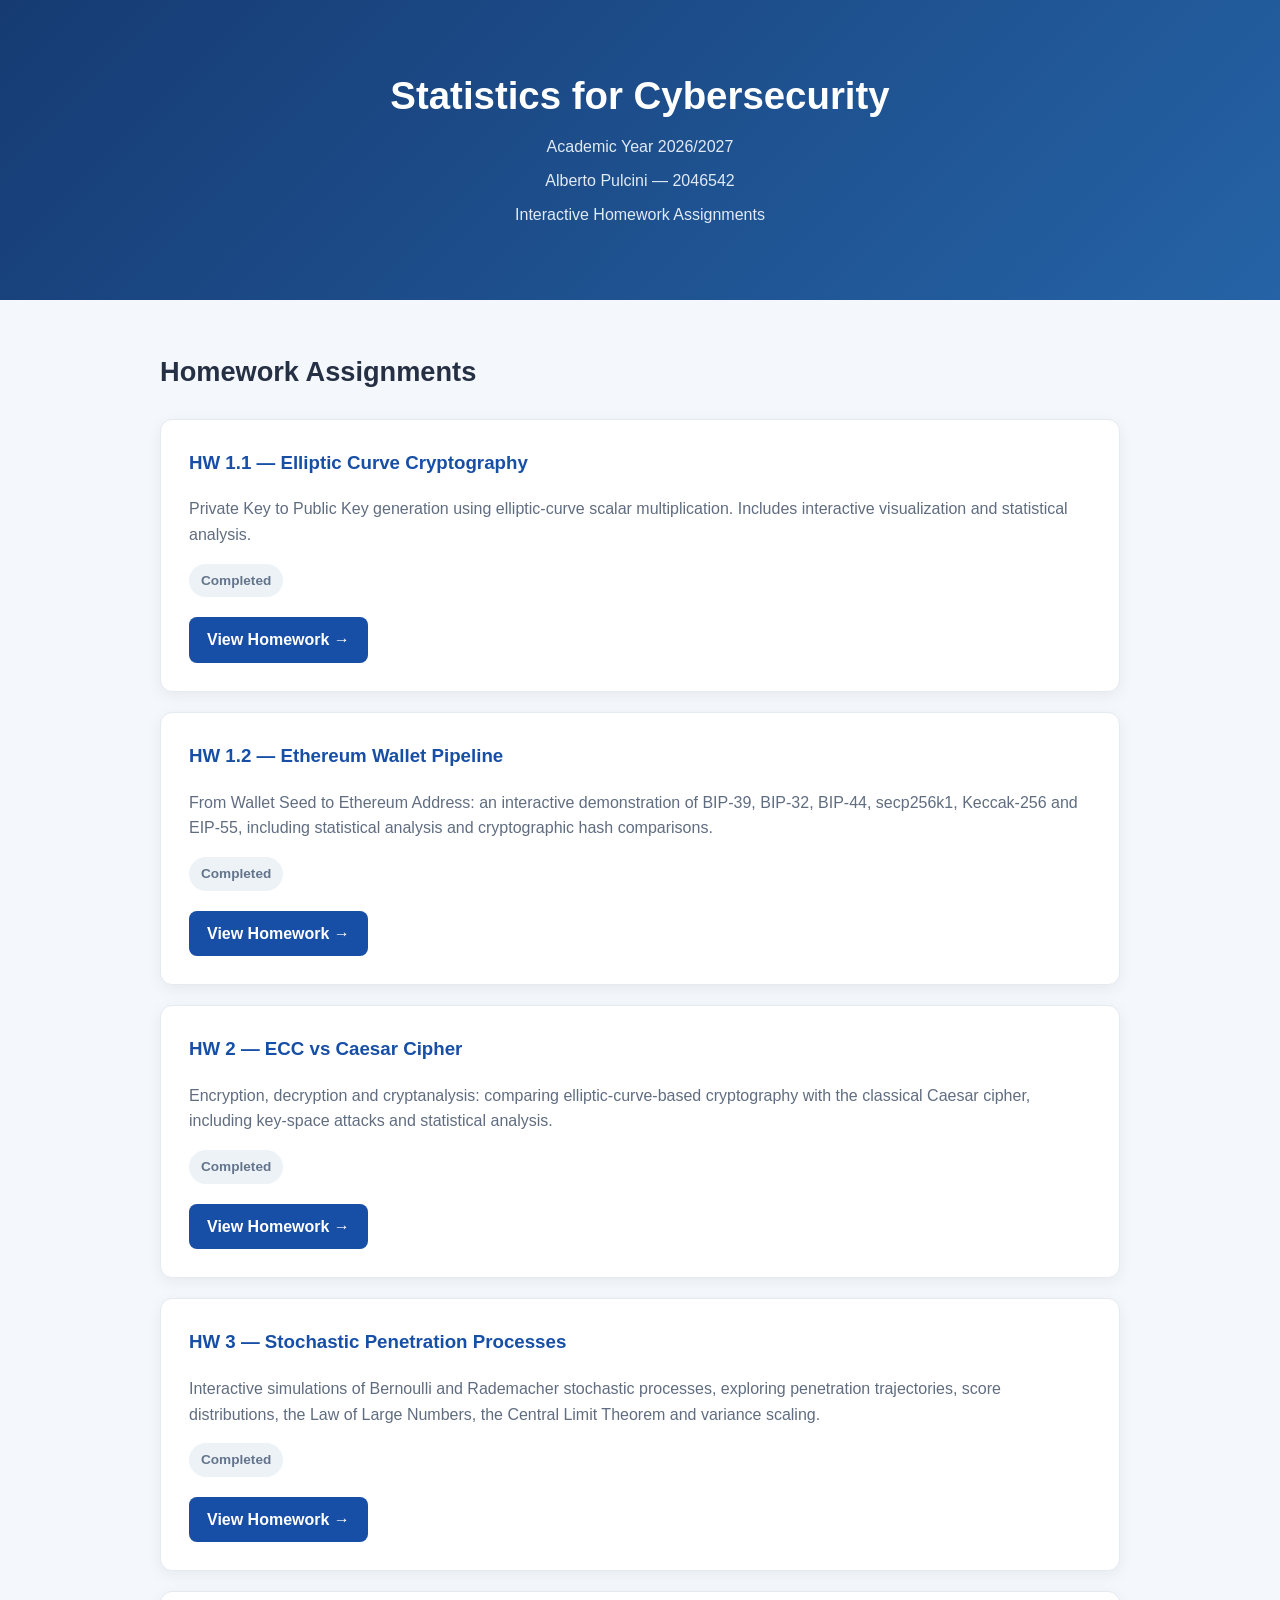
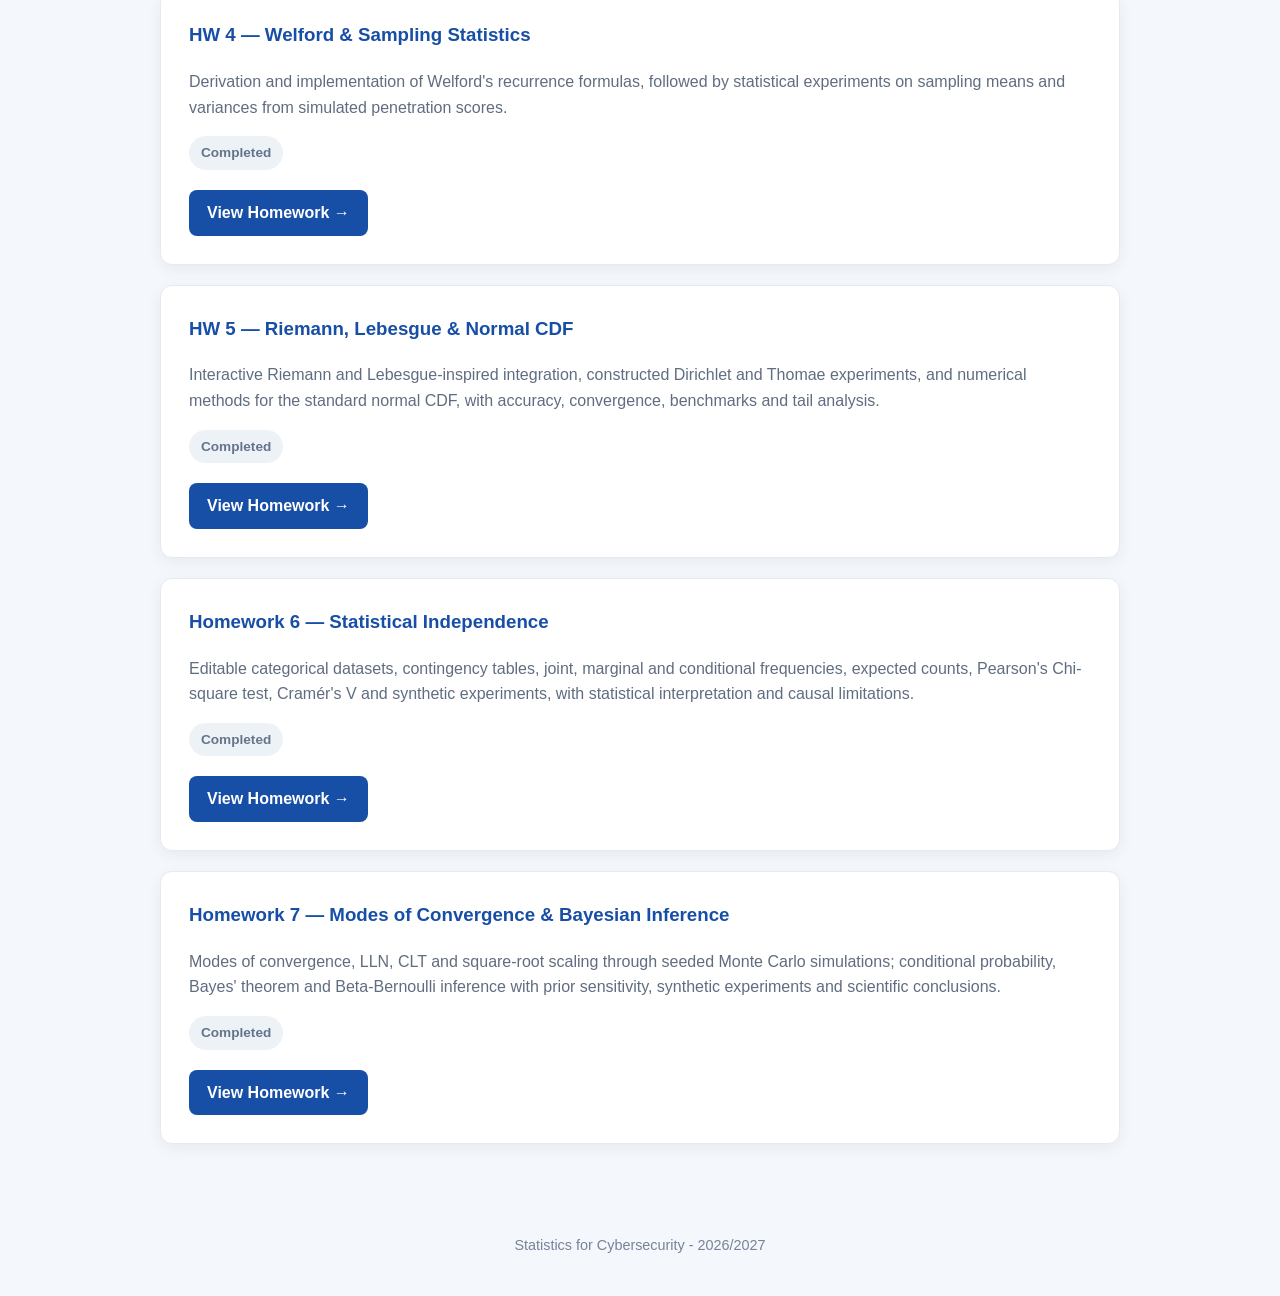
<file: index.html>
<!DOCTYPE html>
<html lang="en">
<head>
  <meta charset="UTF-8">
  <meta name="viewport"
        content="width=device-width, initial-scale=1.0">

  <title>Statistics for Cybersecurity</title>
  <link rel="stylesheet" href="css/style.css">
</head>

<body>

  <header>
    <h1>Statistics for Cybersecurity</h1>
    <p>Academic Year 2026/2027</p>
    <p>Alberto Pulcini — 2046542</p>
    <p>Interactive Homework Assignments</p>
  </header>

  <main>
    <section class="homework-section">
      <h2>Homework Assignments</h2>



      <div class="card">
        <h3>HW 1.1 — Elliptic Curve Cryptography</h3>
      
        <p>
          Private Key to Public Key generation using
          elliptic-curve scalar multiplication.
          Includes interactive visualization and
          statistical analysis.
        </p>
      
        <span class="status">Completed</span>
      
        <div class="card-actions">
          <a href="homework-01/" class="homework-button">
            View Homework →
          </a>
        </div>
      </div>

      

      <div class="card">
        <h3>HW 1.2 — Ethereum Wallet Pipeline</h3>
      
        <p>
          From Wallet Seed to Ethereum Address:
          an interactive demonstration of BIP-39,
          BIP-32, BIP-44, secp256k1, Keccak-256
          and EIP-55, including statistical analysis
          and cryptographic hash comparisons.
        </p>
      
        <span class="status">Completed</span>
      
        <div class="card-actions">
          <a href="homework-02/" class="homework-button">
            View Homework →
          </a>
        </div>
      </div>



      <div class="card">
        <h3>HW 2 — ECC vs Caesar Cipher</h3>
      
        <p>
          Encryption, decryption and cryptanalysis:
          comparing elliptic-curve-based cryptography
          with the classical Caesar cipher, including
          key-space attacks and statistical analysis.
        </p>
      
        <span class="status">Completed</span>
      
        <div class="card-actions">
          <a href="homework-03/" class="homework-button">
            View Homework →
          </a>
        </div>
      </div>



      <div class="card">
        <h3>HW 3 — Stochastic Penetration Processes</h3>

        <p>
          Interactive simulations of Bernoulli and
          Rademacher stochastic processes, exploring
          penetration trajectories, score distributions,
          the Law of Large Numbers, the Central Limit
          Theorem and variance scaling.
        </p>

        <span class="status">Completed</span>

        <div class="card-actions">
          <a href="homework-04/" class="homework-button">
            View Homework →
          </a>
        </div>
      </div>



      <div class="card">

        <h3>HW 4 — Welford & Sampling Statistics</h3>

        <p>
          Derivation and implementation of Welford's
          recurrence formulas, followed by statistical
          experiments on sampling means and variances
          from simulated penetration scores.
        </p>

        <span class="status">Completed</span>

        <div class="card-actions">
          <a href="homework-05/" class="homework-button">
            View Homework →
          </a>
        </div>

      </div>



      <div class="card">

        <h3>HW 5 — Riemann, Lebesgue & Normal CDF</h3>

        <p>
          Interactive Riemann and Lebesgue-inspired
          integration, constructed Dirichlet and Thomae
          experiments, and numerical methods for the
          standard normal CDF, with accuracy, convergence,
          benchmarks and tail analysis.
        </p>

        <span class="status">Completed</span>

        <div class="card-actions">
          <a href="homework-06/" class="homework-button">
            View Homework →
          </a>
        </div>

      </div>


      
      <div class="card">

        <h3>Homework 6 — Statistical Independence</h3>

        <p>
          Editable categorical datasets, contingency tables,
          joint, marginal and conditional frequencies,
          expected counts, Pearson's Chi-square test,
          Cramér's V and synthetic experiments, with
          statistical interpretation and causal limitations.
        </p>

        <span class="status">Completed</span>

        <div class="card-actions">
          <a href="homework-07/" class="homework-button">
            View Homework →
          </a>
        </div>

      </div>

      <div class="card">

        <h3>Homework 7 — Modes of Convergence &amp; Bayesian Inference</h3>

        <p>
          Modes of convergence, LLN, CLT and square-root
          scaling through seeded Monte Carlo simulations;
          conditional probability, Bayes' theorem and
          Beta-Bernoulli inference with prior sensitivity,
          synthetic experiments and scientific conclusions.
        </p>

        <span class="status">Completed</span>

        <div class="card-actions">
          <a href="homework-08/" class="homework-button">
            View Homework →
          </a>
        </div>

      </div>

    </section>
  </main>

  <footer>
    <p>Statistics for Cybersecurity - 2026/2027</p>
  </footer>

  <script src="js/main.js"></script>
</body>
</html>
</file>
<file: css/style.css>
/* HW 6 — Dataset editor and observed contingency table */
#independenceDatasetInput {
  display: block;
  width: 100%;
  min-width: 0;
  margin: 12px 0;
  padding: 12px;
  border: 1px solid #cbd5e1;
  border-radius: 8px;
  font: inherit;
  resize: vertical;
}

.independence-actions {
  display: flex;
  flex-wrap: wrap;
  gap: 10px;
  margin-top: 16px;
}

section[aria-labelledby="dataset-contingency"] .card,
section[aria-labelledby="marginal-conditional"] .card,
section[aria-labelledby="expected-frequencies"] .card,
section[aria-labelledby="chi-square"] .card,
section[aria-labelledby="statistical-interpretation"] .card,
section[aria-labelledby="experiments-conclusions"] .card {
  min-width: 0;
  overflow-wrap: anywhere;
}

#independenceTableContainer,
.independence-frequency-table {
  width: 100%;
  overflow-x: auto;
}

#independenceComparisonTable {
  max-height: 420px;
  overflow: auto;
}

#independenceTableContainer table,
.independence-frequency-table table {
  border-collapse: collapse;
  width: 100%;
}

#independenceTableContainer th,
#independenceTableContainer td,
.independence-frequency-table th,
.independence-frequency-table td {
  border: 1px solid #cbd5e1;
  padding: 8px;
  text-align: left;
  min-width: 70px;
  max-width: 180px;
}

#independenceTableContainer td,
.independence-frequency-table td {
  font-variant-numeric: tabular-nums;
}

#independenceTableContainer th,
.independence-frequency-table th {
  background-color: #edf2f7;
}

#independenceFrequencyFormat,
#independenceAlpha,
#independenceExperiment {
  display: block;
  width: 100%;
  max-width: 280px;
  padding: 12px;
  margin: 12px 0;
  border: 1px solid #cbd5e1;
  border-radius: 8px;
  font: inherit;
  background: white;
}

.independence-frequency-chart {
  position: relative;
  height: 280px;
  width: 100%;
  min-width: 0;
  margin-top: 20px;
}

.independence-frequency-chart canvas {
  display: block;
  width: 100%;
  max-width: 100%;
}

/* Global styles */

* {
  box-sizing: border-box;
}

body {
  margin: 0;
  font-family: Arial, sans-serif;
  background-color: #f4f7fb;
  color: #253044;
  line-height: 1.6;
}

/* Header */

header {
  background: linear-gradient(135deg, #163b73, #2563a6);
  color: white;
  text-align: center;
  padding: 65px 20px;
}

header h1 {
  margin: 0;
  font-size: 2.4rem;
}

header p {
  margin: 8px 0;
  color: #e1eaf5;
}

/* Main content */

main {
  max-width: 1000px;
  margin: 50px auto;
  padding: 0 20px;
}

.homework-section h2 {
  font-size: 1.7rem;
  margin-bottom: 25px;
}

/* Homework cards */

.card {
  background: white;
  padding: 28px;
  border-radius: 12px;
  margin-bottom: 20px;
  box-shadow: 0 4px 15px rgba(0, 0, 0, 0.06);
  border: 1px solid #e5eaf1;
  transition: transform 0.2s ease;
}

.card:hover {
  transform: translateY(-3px);
}

.card h3 {
  margin-top: 0;
  color: #174ea6;
}

.card p {
  color: #606d80;
}

/* Homework status */

.status {
  display: inline-block;
  background-color: #edf2f7;
  color: #64748b;
  padding: 6px 12px;
  border-radius: 20px;
  font-size: 0.85rem;
  font-weight: bold;
}

/* Footer */

footer {
  text-align: center;
  padding: 25px;
  color: #778399;
  font-size: 0.9rem;
}

/* Responsive layout */

@media (max-width: 600px) {
  header {
    padding: 45px 15px;
  }

  header h1 {
    font-size: 1.8rem;
  }

  main {
    margin: 30px auto;
  }

  .card {
    padding: 20px;
  }
}


/* Homework navigation button */

.card-actions {
  margin-top: 20px;
}

.homework-button {
  display: inline-block;
  background-color: #174ea6;
  color: white;
  text-decoration: none;
  padding: 10px 18px;
  border-radius: 8px;
  font-weight: bold;
  transition: background-color 0.2s ease;
}

.homework-button:hover {
  background-color: #103b80;
}



/* Homework interactive controls */

input[type="number"] {
  display: block;
  width: 100%;
  max-width: 280px;
  margin: 12px 0;
  padding: 12px;
  border: 1px solid #cbd5e1;
  border-radius: 8px;
  font-size: 1rem;
}

button {
  background-color: #174ea6;
  color: white;
  border: none;
  padding: 12px 20px;
  border-radius: 8px;
  font-size: 1rem;
  cursor: pointer;
}

button:hover {
  background-color: #103b80;
}

#result {
  margin-top: 24px;
  font-size: 1.2rem;
  font-weight: bold;
  color: #16803c;
}

#steps {
  max-height: 300px;
  overflow-y: auto;
  margin-top: 12px;
}

#steps p {
  padding: 8px 12px;
  background-color: #f1f5f9;
  border-radius: 6px;
  margin: 5px 0;
  font-family: monospace;
}



/* Animated elliptic curve visualization */

#curveCanvas {
  display: block;
  width: 100%;
  max-width: 540px;
  height: auto;
  margin: 20px auto;
  background: white;
  border: 1px solid #e5eaf1;
  border-radius: 10px;
}

#animationStatus {
  padding: 12px;
  background: #f1f5f9;
  border-radius: 8px;
  font-family: monospace;
}

button:disabled {
  opacity: 0.55;
  cursor: not-allowed;
}



/* Statistical exploration */

/* Chart.js responsive containers */

.chart-container {
  position: relative;
  width: 100%;
  height: 350px;
  margin: 20px 0 40px;
  padding: 15px;
  background: #ffffff;
  border: 1px solid #e5eaf1;
  border-radius: 12px;
  box-sizing: border-box;
}

.chart-container canvas {
  display: block;
  max-width: 100%;
}

/* Mobile devices */

@media (max-width: 600px) {
  .chart-container {
    height: 300px;
    padding: 8px;
  }
}



#statisticsResults {
  margin-top: 20px;
  padding: 14px;
  background: #f1f5f9;
  border-radius: 8px;
  font-family: monospace;
  line-height: 1.8;
}


/* Toy private key information */

.key-info {
  margin-top: 12px;
  padding: 12px 16px;
  background: #eff6ff;
  color: #1e40af;
  border-left: 4px solid #2563eb;
  border-radius: 6px;
  font-size: 0.9rem;
}

.key-info:empty {
  display: none;
}



/* Uniformity and periodicity summary */

.analysis-summary {
  margin: 24px 0;
  padding: 20px;
  background: #f8fafc;
  border: 1px solid #e2e8f0;
  border-radius: 10px;
}

.analysis-summary h3 {
  margin-top: 0;
  color: #174ea6;
}

.analysis-summary p {
  margin: 8px 0;
  font-size: 0.95rem;
}

.analysis-summary:empty {
  display: none;
}



/* Avalanche experiment controls */

#bitPosition {
  display: block;
  width: 100%;
  max-width: 280px;
  padding: 12px;
  margin: 12px 0 20px;
  border: 1px solid #cbd5e1;
  border-radius: 8px;
  background: white;
  font-size: 1rem;
}

#avalancheResults p {
  overflow-wrap: anywhere;
}



/* Homework 02 - Wallet pipeline */

#mnemonicInput {
  display: block;
  width: 100%;
  margin: 12px 0;
  padding: 12px;
  border: 1px solid #cbd5e1;
  border-radius: 8px;
  background: #f8fafc;
  font-family: monospace;
  line-height: 1.6;
  resize: vertical;
}

#seedResult {
  white-space: pre-wrap;
  overflow-wrap: anywhere;
  font-family: monospace;
}

#seedResult:empty {
  display: none;
}


/* Homework 02 - Private key derivation */

#privateKeyResult {
  white-space: pre-wrap;
  overflow-wrap: anywhere;
  font-family: monospace;
}

#privateKeyResult:empty {
  display: none;
}


/* Homework 02 - Public key generation */

#publicKeyResult {
  white-space: pre-wrap;
  overflow-wrap: anywhere;
  font-family: monospace;
}

#publicKeyResult:empty {
  display: none;
}


/* Homework 02 - Ethereum address */

#addressResult {
  white-space: pre-wrap;
  overflow-wrap: anywhere;
  font-family: monospace;
}

#addressResult:empty {
  display: none;
}


/* Homework 02 - EIP-55 checksum */

#checksumResult {
  white-space: pre-wrap;
  overflow-wrap: anywhere;
  font-family: monospace;
}

#checksumResult:empty {
  display: none;
}



/* Homework 02 - HD address derivation */

.accounts-table-wrapper {
  width: 100%;
  overflow-x: auto;
  margin-top: 20px;
}

#accountsTable {
  width: 100%;
  border-collapse: collapse;
  font-size: 0.9rem;
}

#accountsTable th,
#accountsTable td {
  padding: 12px;
  text-align: left;
  border-bottom: 1px solid #e2e8f0;
}

#accountsTable th {
  background: #f1f5f9;
  color: #174ea6;
}

#accountsTable tbody tr:hover {
  background: #f8fafc;
}

#accountsTable td {
  overflow-wrap: anywhere;
}

.wallet-note {
  color: #64748b;
  font-size: 0.85rem;
  margin-top: 18px;
}

#accountsSummary:empty {
  display: none;
}



/* Homework 02 - Statistical exploration */

#walletStatsResults {
  white-space: pre-wrap;
  overflow-wrap: anywhere;
  font-family: monospace;
}

#walletStatsResults:empty {
  display: none;
}

#statsAccountCount {
  margin-bottom: 16px;
}

#runWalletStatsBtn {
  margin-bottom: 10px;
}

@media (max-width: 600px) {
  #walletStatsResults {
    font-size: 0.82rem;
  }
}


/* Homework 02 - Hash comparison */

#hashInput {
  display: block;
  width: 100%;
  max-width: 450px;
  padding: 12px;
  margin: 12px 0;
  border: 1px solid #cbd5e1;
  border-radius: 8px;
  font-size: 1rem;
}

#hashComparisonResults {
  white-space: pre-wrap;
  overflow-wrap: anywhere;
  font-family: monospace;
}

#hashComparisonResults:empty {
  display: none;
}



/* Homework 02 - Historical timeline */

.crypto-timeline {
  margin-top: 25px;
  padding-left: 20px;
  border-left: 3px solid #2563eb;
}

.timeline-item {
  position: relative;
  display: flex;
  gap: 20px;
  margin-bottom: 28px;
  padding-left: 15px;
}

.timeline-item::before {
  content: "";
  position: absolute;
  left: -28px;
  top: 8px;
  width: 12px;
  height: 12px;
  border-radius: 50%;
  background: #2563eb;
  border: 3px solid white;
}

.timeline-year {
  min-width: 55px;
  color: #174ea6;
  font-weight: bold;
}

.timeline-item h3 {
  margin: 0 0 8px;
  color: #174ea6;
}

.timeline-item p {
  margin: 0;
  line-height: 1.6;
}

@media (max-width: 600px) {
  .timeline-item {
    flex-direction: column;
    gap: 5px;
  }
}



/* Homework 02 - Keccak avalanche experiment */

#keccakAvalancheResults {
  white-space: pre-wrap;
  overflow-wrap: anywhere;
  font-family: monospace;
  line-height: 1.8;
}

#keccakAvalancheResults:empty {
  display: none;
}

#avalancheTrialCount {
  margin-bottom: 16px;
}

#runKeccakAvalancheBtn {
  margin-bottom: 12px;
}

@media (max-width: 600px) {
  #keccakAvalancheResults {
    font-size: 0.82rem;
  }
}



/* HW 2 - ECC Encryption and Decryption */

.ecc-result {
  white-space: pre-wrap;
  overflow-wrap: anywhere;
  font-family: monospace;
  line-height: 1.7;
}

.ecc-result:empty {
  display: none;
}

#eccPrivateKey,
#eccMessage {
  display: block;
  padding: 12px;
  margin: 12px 0;
  border: 1px solid #cbd5e1;
  border-radius: 8px;
  font-size: 1rem;
  max-width: 450px;
  width: 100%;
}

@media (max-width: 600px) {
  .ecc-result {
    font-size: 0.82rem;
  }
}



/* HW 2 - Caesar Cipher */

.caesar-result {
  white-space: pre-wrap;
  overflow-wrap: anywhere;
  font-family: monospace;
  line-height: 1.7;
}

.caesar-result:empty {
  display: none;
}

#caesarMessage,
#caesarKey {
  display: block;
  width: 100%;
  max-width: 450px;
  padding: 12px;
  margin: 12px 0 18px;
  border: 1px solid #cbd5e1;
  border-radius: 8px;
  font-size: 1rem;
}

@media (max-width: 600px) {
  .caesar-result {
    font-size: 0.82rem;
  }
}



/* HW 2 - Cryptosystem comparison */

.crypto-comparison-table {
  width: 100%;
  border-collapse: collapse;
  font-size: 0.9rem;
  margin-top: 15px;
}

.crypto-comparison-table th,
.crypto-comparison-table td {
  padding: 14px;
  text-align: left;
  vertical-align: top;
  border-bottom: 1px solid #e2e8f0;
}

.crypto-comparison-table th {
  background: #f1f5f9;
  color: #174ea6;
}

.crypto-comparison-table td:first-child {
  font-weight: 600;
  min-width: 140px;
}

.crypto-comparison-table tbody tr:hover {
  background: #f8fafc;
}

@media (max-width: 600px) {
  .crypto-comparison-table {
    font-size: 0.82rem;
  }

  .crypto-comparison-table th,
  .crypto-comparison-table td {
    padding: 10px;
  }
}



/* HW 2 - Caesar Statistical Cryptanalysis */

#caesarAttackCiphertext {
  display: block;
  width: 100%;
  min-height: 120px;
  padding: 12px;
  margin: 12px 0 18px;
  border: 1px solid #cbd5e1;
  border-radius: 8px;
  font-size: 1rem;
  line-height: 1.5;
  resize: vertical;
  box-sizing: border-box;
}

#caesarAttackSummary {
  white-space: pre-wrap;
  overflow-wrap: anywhere;
  font-family: monospace;
  line-height: 1.7;
}

#caesarAttackSummary:empty {
  display: none;
}

.caesar-best-candidate {
  background: #eff6ff;
  font-weight: 600;
}

#caesarCandidatesBody td:last-child {
  min-width: 220px;
  overflow-wrap: anywhere;
}

@media (max-width: 600px) {
  #caesarAttackSummary {
    font-size: 0.82rem;
  }
}



/* HW 2 - Caesar ciphertext length experiment */

#caesarExperimentTrials {
  display: block;
  width: 100%;
  max-width: 250px;
  padding: 12px;
  margin: 12px 0 18px;
  border: 1px solid #cbd5e1;
  border-radius: 8px;
  font-size: 1rem;
}

#caesarLengthSummary {
  white-space: pre-wrap;
  overflow-wrap: anywhere;
  font-family: monospace;
  line-height: 1.7;
}

#caesarLengthSummary:empty {
  display: none;
}

#caesarLengthTableBody td {
  font-variant-numeric: tabular-nums;
}

@media (max-width: 600px) {
  #caesarLengthSummary {
    font-size: 0.82rem;
  }
}



/* HW 3 - Stochastic Process Simulator */

#stochasticModel,
#stochasticSystems,
#stochasticAttackers,
#stochasticProbability {
  display: block;
  width: 100%;
  max-width: 350px;
  padding: 12px;
  margin: 10px 0 20px;
  border: 1px solid #cbd5e1;
  border-radius: 8px;
  font-size: 1rem;
  background: white;
  box-sizing: border-box;
}

#bernoulliProbabilityGroup[hidden] {
  display: none;
}

.stochastic-result {
  white-space: pre-wrap;
  overflow-wrap: anywhere;
  font-family: monospace;
  line-height: 1.7;
}

.stochastic-result:empty {
  display: none;
}

#runStochasticSimulationBtn {
  margin-bottom: 12px;
}

@media (max-width: 600px) {
  .stochastic-result {
    font-size: 0.82rem;
  }
}



/* HW 3 - Score Distributions */

#scoreDistributionTableBody td {
  font-variant-numeric: tabular-nums;
}

#scoreDistributionTableBody td:first-child {
  font-weight: 600;
}

#analyzeScoreDistributionsBtn {
  margin-bottom: 16px;
}



/* HW 3 - Law of Large Numbers */

#llnMaxSystems,
#llnAttackers,
#llnEpsilon {
  display: block;
  width: 100%;
  max-width: 350px;
  padding: 12px;
  margin: 10px 0 20px;
  border: 1px solid #cbd5e1;
  border-radius: 8px;
  font-size: 1rem;
  background: white;
  box-sizing: border-box;
}

#runLlnExperimentBtn {
  margin-bottom: 16px;
}

#llnTableBody td {
  font-variant-numeric: tabular-nums;
}

@media (max-width: 600px) {
  #llnTableBody {
    font-size: 0.82rem;
  }
}



/* HW 3 - Central Limit Theorem */

#cltAttackers,
#cltSelectedN {
  display: block;
  width: 100%;
  max-width: 350px;
  padding: 12px;
  margin: 10px 0 20px;
  border: 1px solid #cbd5e1;
  border-radius: 8px;
  font-size: 1rem;
  background: white;
  box-sizing: border-box;
}

#cltSelectedN:disabled {
  background: #f1f5f9;
  cursor: not-allowed;
}

#runCltExperimentBtn {
  margin-bottom: 16px;
}

#cltResultsTableBody td {
  font-variant-numeric: tabular-nums;
}

@media (max-width: 600px) {
  #cltResultsTableBody {
    font-size: 0.82rem;
  }
}



/* HW 3 - Variance and Scaling Analysis */

#varianceAttackers {
  display: block;
  width: 100%;
  max-width: 350px;
  padding: 12px;
  margin: 10px 0 20px;
  border: 1px solid #cbd5e1;
  border-radius: 8px;
  font-size: 1rem;
  background: white;
  box-sizing: border-box;
}

#runVarianceExperimentBtn {
  margin-bottom: 16px;
}

#varianceResultsTableBody td {
  font-variant-numeric: tabular-nums;
}

@media (max-width: 600px) {
  #varianceResultsTableBody {
    font-size: 0.82rem;
  }
}



/* HW 3 - Systems and Attackers Experiment */

#runSystemsAttackersBtn {
  margin-bottom: 16px;
}

#systemsAttackersTableBody td {
  font-variant-numeric: tabular-nums;
}

#systemsAttackersTableBody td:first-child,
#systemsAttackersTableBody td:nth-child(2) {
  font-weight: 600;
}

@media (max-width: 600px) {
  #systemsAttackersSummary {
    font-size: 0.82rem;
  }
}



/* HW 4 - Interactive Welford Algorithm */

#welfordObservations {
  display: block;
  width: 100%;
  max-width: 500px;
  padding: 12px;
  margin: 10px 0 20px;
  border: 1px solid #cbd5e1;
  border-radius: 8px;
  font-size: 1rem;
  background: white;
  box-sizing: border-box;
}

.welford-controls {
  display: flex;
  flex-wrap: wrap;
  gap: 10px;
  margin-bottom: 20px;
}

.welford-controls button:disabled {
  opacity: 0.5;
  cursor: not-allowed;
}

#welfordSummary,
#welfordVerification {
  white-space: pre-wrap;
  overflow-wrap: anywhere;
}

#welfordStepsBody td {
  font-variant-numeric: tabular-nums;
}

#welfordStepsBody td:first-child {
  font-weight: 600;
}

@media (max-width: 600px) {
  .welford-controls {
    flex-direction: column;
  }

  .welford-controls button {
    width: 100%;
  }
}



/* HW 4 - Sampling Simulation */

#samplingSystems,
#samplingHackers {
  display: block;
  width: 100%;
  max-width: 350px;
  padding: 12px;
  margin: 10px 0 20px;
  border: 1px solid #cbd5e1;
  border-radius: 8px;
  font-size: 1rem;
  background: white;
  box-sizing: border-box;
}

#runSamplingSimulationBtn {
  margin-bottom: 16px;
}

#samplingSimulationSummary {
  white-space: pre-wrap;
  overflow-wrap: anywhere;
}

#samplingHackersTableBody td {
  font-variant-numeric: tabular-nums;
}

#samplingHackersTableBody td:first-child {
  font-weight: 600;
}



/* HW 4 - Sampling Means and Variances */

#analyzeSamplingBtn {
  margin-bottom: 16px;
}

#samplingAnalysisSummary {
  white-space: pre-wrap;
  overflow-wrap: anywhere;
}

#samplingAnalysisTableBody td {
  font-variant-numeric: tabular-nums;
}

#samplingAnalysisTableBody td:first-child {
  font-weight: 600;
}



/* HW 4 - Effect of Sample Size */

#sampleSizeHackers {
  display: block;
  width: 100%;
  max-width: 350px;
  padding: 12px;
  margin: 10px 0 20px;
  border: 1px solid #cbd5e1;
  border-radius: 8px;
  font-size: 1rem;
  background: white;
  box-sizing: border-box;
}

#runSampleSizeExperimentBtn {
  margin-bottom: 16px;
}

#sampleSizeSummary {
  white-space: pre-wrap;
  overflow-wrap: anywhere;
}

#sampleSizeResultsTableBody td {
  font-variant-numeric: tabular-nums;
}

#sampleSizeResultsTableBody td:first-child {
  font-weight: 600;
}

@media (max-width: 600px) {
  #sampleSizeSummary {
    font-size: 0.82rem;
  }
}

/* HW 5 - Riemann simulator controls */
#riemannFunction,
#riemannMethod,
#lebesgueFunction,
#lebesgueMethod,
#comparisonFunction,
#dirichletSampling,
#thomaeTagMethod,
#normalCdfMethod,
#cdfReferenceKind {
  display: block;
  width: 100%;
  max-width: 450px;
  padding: 12px;
  margin: 12px 0;
  border: 1px solid #cbd5e1;
  border-radius: 8px;
  background: white;
  font-size: 1rem;
}

#calculateLebesgueBtn {
  max-width: 100%;
  white-space: normal;
}

/* HW 5 - Comparison and exact rational-point controls */
#comparisonControls button,
#runDirichletBtn,
#runThomaeBtn {
  max-width: 100%;
  white-space: normal;
}

.integration-actions {
  display: flex;
  flex-wrap: wrap;
  gap: 10px;
}

#thomaeNumerator,
#thomaeDenominator {
  display: block;
  width: 100%;
  max-width: 450px;
  margin: 12px 0;
  padding: 12px;
  border: 1px solid #cbd5e1;
  border-radius: 8px;
  font-size: 1rem;
}

/* HW 5 - Pending Normal CDF controls */
#normalCdfControls button,
#cdfExperimentControls button,
#cdfBenchmarkControls button {
  max-width: 100%;
  white-space: normal;
}

#normalCdfControls :disabled {
  cursor: not-allowed;
  opacity: 0.6;
}
</file>
